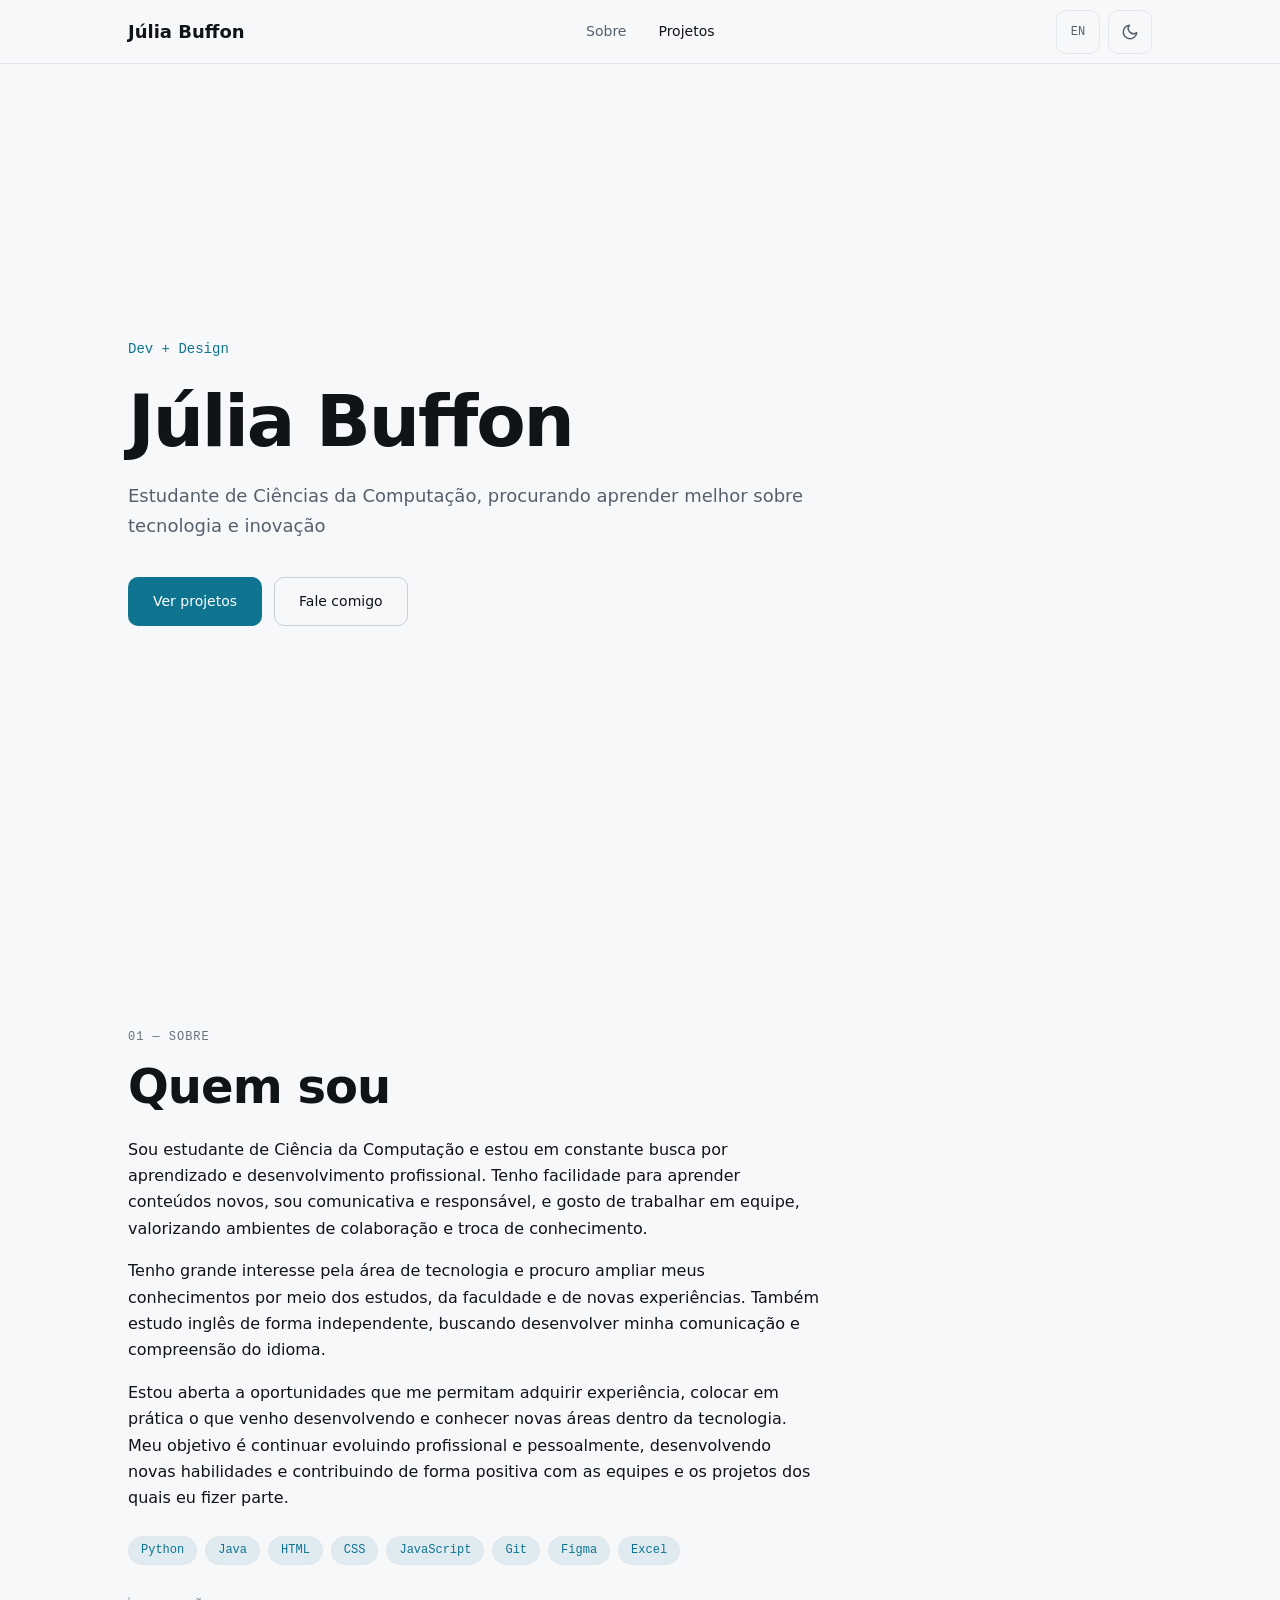
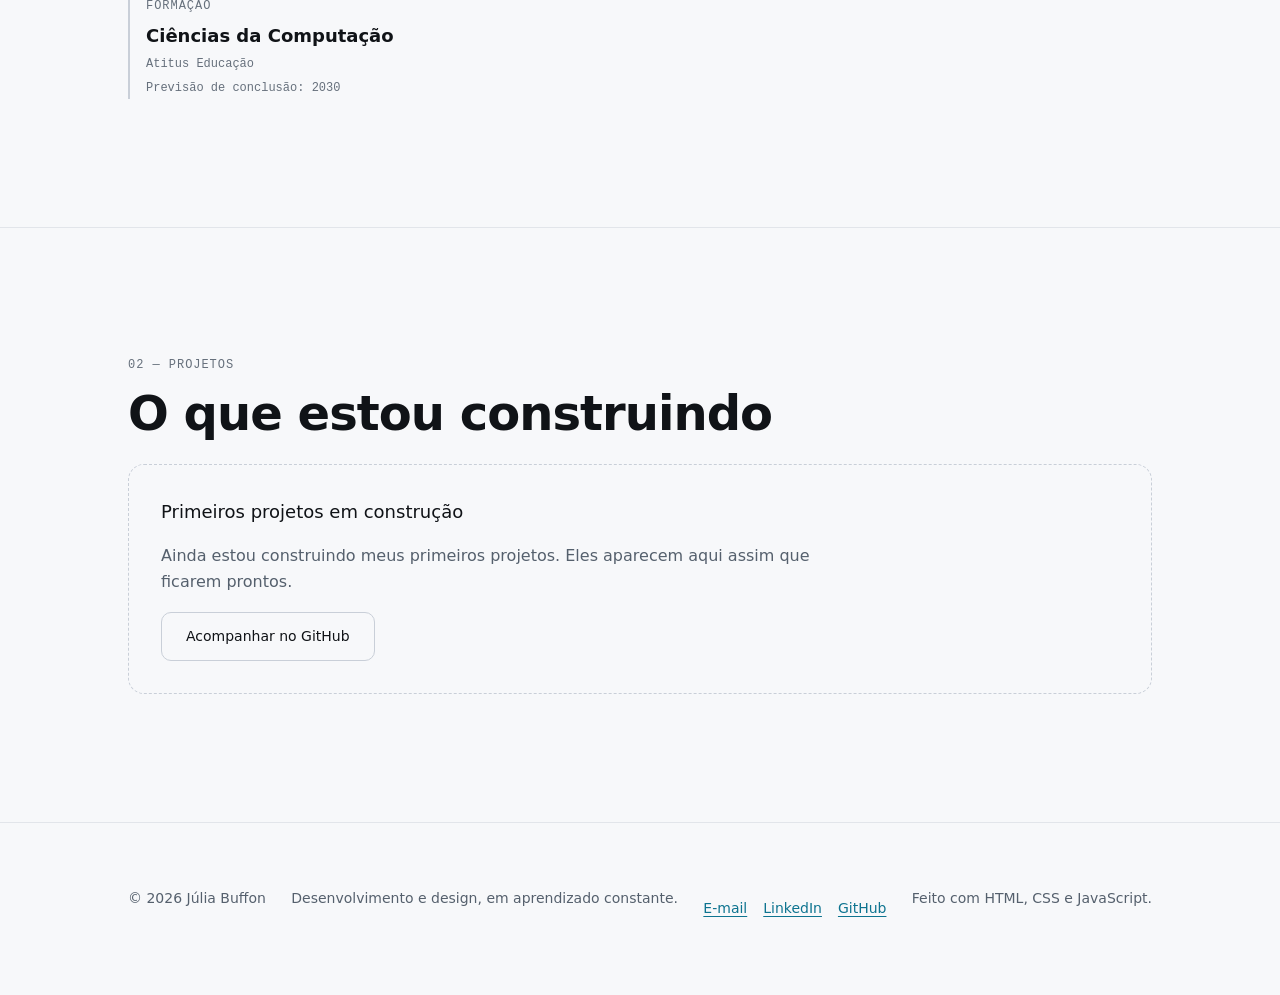
<file: index.html>
<!DOCTYPE html>
<html lang="pt-BR" data-theme="dark">
<head>
  <meta charset="utf-8">
  <meta name="viewport" content="width=device-width, initial-scale=1">

  <title>Júlia Buffon — Estudante de Ciência da Computação e Design</title>
  <meta name="description" content="Portfólio de Júlia Buffon, estudante de Ciência da Computação e design.">
  <link rel="canonical" href="https://buffoneu12.github.io/">

  <meta name="theme-color" content="#0B0D10">
  <meta name="color-scheme" content="dark light">

  <meta property="og:type" content="website">
  <meta property="og:title" content="Júlia Buffon — Estudante de Ciência da Computação e Design">
  <meta property="og:description" content="Portfólio de Júlia Buffon, estudante de Ciência da Computação e design.">
  <meta property="og:url" content="https://buffoneu12.github.io/">
  <meta property="og:locale" content="pt_BR">
  <meta property="og:image" content="https://buffoneu12.github.io/assets/img/og.png">
  <meta property="og:image:width" content="1200">
  <meta property="og:image:height" content="630">
  <meta name="twitter:card" content="summary_large_image">

  <script type="application/ld+json">
    {
      "@context": "https://schema.org",
      "@type": "Person",
      "name": "Júlia Buffon",
      "jobTitle": "Estudante de Ciência da Computação",
      "url": "https://buffoneu12.github.io/",
      "sameAs": [
        "https://github.com/Buffoneu12",
        "https://www.linkedin.com/in/juliabuffon"
      ],
      "affiliation": {
        "@type": "CollegeOrUniversity",
        "name": "Atitus Educação"
      }
    }
  </script>

  <link rel="icon" href="assets/img/favicon.svg" type="image/svg+xml">

  <script>
    try {
      var t = localStorage.getItem('jb-theme');
      if (!t) t = matchMedia('(prefers-color-scheme: light)').matches ? 'light' : 'dark';
      document.documentElement.dataset.theme = t;
    } catch (e) {}
  </script>

  <link rel="stylesheet" href="assets/css/tokens.css">
  <link rel="stylesheet" href="assets/css/base.css">
  <link rel="stylesheet" href="assets/css/layout.css">
  <link rel="stylesheet" href="assets/css/components.css">
</head>
<body>
  <a class="skip-link" href="#conteudo" data-i18n="a11y.skip">Pular para o conteúdo</a>

  <header class="site-header">
    <div class="site-header__inner container">
      <a class="brand" href="/">Júlia Buffon</a>

      <nav class="nav" aria-label="Navegação principal" data-i18n-attr="aria-label:nav.label">
        <a class="nav__link" href="#sobre" data-i18n="nav.about">Sobre</a>
        <a class="nav__link" href="#projetos" data-i18n="nav.projects">Projetos</a>
      </nav>

      <div class="controls">
        <button class="control-btn" id="lang-toggle" type="button"
                aria-label="EN — Mudar para inglês" data-i18n-attr="aria-label:lang.switch">EN</button>
        <button class="control-btn" id="theme-toggle" type="button"
                aria-label="Mudar para tema claro" data-i18n-attr="aria-label:theme.toLight">
          <svg class="icon-sun" width="18" height="18" viewBox="0 0 24 24" fill="none" stroke="currentColor" stroke-width="2" stroke-linecap="round" aria-hidden="true" hidden>
            <circle cx="12" cy="12" r="4"/><path d="M12 2v2M12 20v2M4.9 4.9l1.4 1.4M17.7 17.7l1.4 1.4M2 12h2M20 12h2M4.9 19.1l1.4-1.4M17.7 6.3l1.4-1.4"/>
          </svg>
          <svg class="icon-moon" width="18" height="18" viewBox="0 0 24 24" fill="none" stroke="currentColor" stroke-width="2" stroke-linecap="round" stroke-linejoin="round" aria-hidden="true">
            <path d="M21 12.8A9 9 0 1 1 11.2 3a7 7 0 0 0 9.8 9.8Z"/>
          </svg>
        </button>
      </div>
    </div>
  </header>

  <main id="conteudo">
    <section class="hero container" id="inicio">
      <p class="hero__role" data-i18n="hero.role">Dev + Design</p>
      <h1 class="hero__name">Júlia Buffon</h1>
      <p class="hero__tagline" data-i18n="hero.tagline">Estudante de Ciências da Computação, procurando aprender melhor sobre tecnologia e inovação</p>
      <div class="hero__actions">
        <a class="btn btn--primary" href="#projetos" data-i18n="hero.cta.primary">Ver projetos</a>
        <a class="btn btn--ghost" href="https://mail.google.com/mail/?view=cm&fs=1&to=juliabuffon7@gmail.com" target="_blank" rel="noopener noreferrer" data-i18n="hero.cta.secondary">Fale comigo</a>
      </div>
    </section>

    <section class="section" id="sobre">
      <div class="container">
        <p class="section__label" data-i18n="about.label">01 — Sobre</p>
        <h2 class="section__title" data-i18n="about.title">Quem sou</h2>
        <div class="about__text">
          <p data-i18n="about.body.1">Sou estudante de Ciência da Computação e estou em constante busca por aprendizado e desenvolvimento profissional. Tenho facilidade para aprender conteúdos novos, sou comunicativa e responsável, e gosto de trabalhar em equipe, valorizando ambientes de colaboração e troca de conhecimento.</p>
          <p data-i18n="about.body.2">Tenho grande interesse pela área de tecnologia e procuro ampliar meus conhecimentos por meio dos estudos, da faculdade e de novas experiências. Também estudo inglês de forma independente, buscando desenvolver minha comunicação e compreensão do idioma.</p>
          <p data-i18n="about.body.3">Estou aberta a oportunidades que me permitam adquirir experiência, colocar em prática o que venho desenvolvendo e conhecer novas áreas dentro da tecnologia. Meu objetivo é continuar evoluindo profissional e pessoalmente, desenvolvendo novas habilidades e contribuindo de forma positiva com as equipes e os projetos dos quais eu fizer parte.</p>
        </div>

        <ul class="stack">
          <li class="chip">Python</li>
          <li class="chip">Java</li>
          <li class="chip">HTML</li>
          <li class="chip">CSS</li>
          <li class="chip">JavaScript</li>
          <li class="chip">Git</li>
          <li class="chip">Figma</li>
          <li class="chip">Excel</li>
        </ul>

        <div class="edu">
          <p class="section__label" data-i18n="about.education.label">Formação</p>
          <p class="edu__course" data-i18n="about.education.course">Ciências da Computação</p>
          <p class="edu__meta" data-i18n="about.education.institution">Atitus Educação</p>
          <p class="edu__meta" data-i18n="about.education.period">Previsão de conclusão: 2030</p>
        </div>
      </div>
    </section>

    <section class="section" id="projetos">
      <div class="container">
        <p class="section__label" data-i18n="projects.label">02 — Projetos</p>
        <h2 class="section__title" data-i18n="projects.title">O que estou construindo</h2>

        <div class="projects__empty">
          <p class="projects__empty-title" data-i18n="projects.empty.title">Primeiros projetos em construção</p>
          <p data-i18n="projects.empty.text">Ainda estou construindo meus primeiros projetos. Eles aparecem aqui assim que ficarem prontos.</p>
          <a class="btn btn--ghost" href="https://github.com/Buffoneu12" rel="noopener"
             data-i18n="projects.empty.cta">Acompanhar no GitHub</a>
        </div>

        <div class="projects__grid" hidden></div>
      </div>
    </section>
  </main>

  <footer class="site-footer">
    <div class="site-footer__inner container">
      <p>© <span id="ano">2026</span> Júlia Buffon</p>
      <p data-i18n="footer.tagline">Desenvolvimento e design, em aprendizado constante.</p>
      <div class="footer__links">
        <a href="https://mail.google.com/mail/?view=cm&fs=1&to=juliabuffon7@gmail.com" rel="noopener noreferrer" target="_blank">E-mail</a>
        <a href="https://www.linkedin.com/in/juliabuffon" rel="noopener" target="_blank">LinkedIn</a>
        <a href="https://github.com/Buffoneu12" rel="noopener" target="_blank">GitHub</a>
      </div>
      <p data-i18n="footer.built">Feito com HTML, CSS e JavaScript.</p>
    </div>
  </footer>

  <script type="module" src="assets/js/main.js"></script>
</body>
</html>
</file>
<file: assets/css/tokens.css>
:root {
  color-scheme: dark;
  --bg: #0B0D10;
  --bg-elevated: #12161B;
  --surface: #171C22;
  --surface-hover: #1D232B;
  --border: #232A32;
  --border-strong: #2F3945;
  --text: #E6E8EB;
  --text-muted: #9BA6B2;
  --text-faint: #7C8794;
  --accent: #22D3EE;
  --accent-contrast: #0B0D10;
  --accent-soft: rgba(34, 211, 238, 0.12);
  --danger: #F87171;

  --font-sans: system-ui, -apple-system, "Segoe UI", Roboto, sans-serif;
  --font-mono: ui-monospace, "Cascadia Code", "SFMono-Regular", Consolas, monospace;

  --fs-xs: 0.75rem;
  --fs-sm: 0.875rem;
  --fs-base: 1rem;
  --fs-lg: 1.125rem;
  --fs-xl: clamp(1.5rem, 4vw, 2rem);
  --fs-2xl: clamp(2rem, 6vw, 3rem);
  --fs-hero: clamp(2.5rem, 9vw, 4.5rem);

  --space-1: 4px;
  --space-2: 8px;
  --space-3: 12px;
  --space-4: 16px;
  --space-5: 24px;
  --space-6: 32px;
  --space-7: 48px;
  --space-8: 64px;
  --space-9: 96px;
  --space-10: 128px;

  --radius-sm: 6px;
  --radius-md: 10px;
  --radius-lg: 16px;
  --radius-full: 999px;

  --dur-fast: 150ms;
  --dur-base: 220ms;
  --ease: cubic-bezier(0.2, 0.8, 0.2, 1);

  --container: 1120px;
  --header-h: 64px;
}

[data-theme="light"] {
  color-scheme: light;
  --bg: #F7F8FA;
  --bg-elevated: #FFFFFF;
  --surface: #FFFFFF;
  --surface-hover: #F1F3F6;
  --border: #E2E5EA;
  --border-strong: #C9CFD8;
  --text: #101317;
  --text-muted: #55606D;
  --text-faint: #66707C;
  --accent: #0E7490;
  --accent-contrast: #FFFFFF;
  --accent-soft: rgba(14, 116, 144, 0.10);
}
</file>
<file: assets/css/base.css>
*,
*::before,
*::after {
  box-sizing: border-box;
}

* {
  margin: 0;
}

html {
  scroll-behavior: smooth;
  -webkit-text-size-adjust: 100%;
}

body {
  background: var(--bg);
  color: var(--text);
  font-family: var(--font-sans);
  font-size: var(--fs-base);
  line-height: 1.65;
  padding-top: var(--header-h);
  -webkit-font-smoothing: antialiased;
}

img,
svg,
video {
  display: block;
  max-width: 100%;
  height: auto;
}

[hidden] {
  display: none !important;
}

h1,
h2,
h3 {
  line-height: 1.1;
  letter-spacing: -0.02em;
  font-weight: 600;
  text-wrap: balance;
}

p {
  max-width: 68ch;
}

a {
  color: var(--accent);
  text-underline-offset: 3px;
}

:focus-visible {
  outline: 2px solid var(--accent);
  outline-offset: 3px;
  border-radius: var(--radius-sm);
}

.container {
  width: 100%;
  max-width: var(--container);
  margin-inline: auto;
  padding-inline: var(--space-5);
}

@media (min-width: 768px) {
  .container {
    padding-inline: var(--space-7);
  }
}

.sr-only {
  position: absolute;
  width: 1px;
  height: 1px;
  padding: 0;
  overflow: hidden;
  clip-path: inset(50%);
  white-space: nowrap;
  border: 0;
}

.skip-link {
  position: fixed;
  top: -100px;
  left: var(--space-4);
  z-index: 200;
  background: var(--accent);
  color: var(--accent-contrast);
  padding: var(--space-2) var(--space-4);
  border-radius: var(--radius-md);
  text-decoration: none;
  font-size: var(--fs-sm);
  transition: top var(--dur-fast) var(--ease);
}

.skip-link:focus {
  top: var(--space-4);
}

@media (prefers-reduced-motion: reduce) {
  html {
    scroll-behavior: auto;
  }

  *,
  *::before,
  *::after {
    animation-duration: 0.01ms !important;
    animation-iteration-count: 1 !important;
    transition-duration: 0.01ms !important;
  }
}
</file>
<file: assets/css/layout.css>
.site-header {
  position: fixed;
  inset: 0 0 auto 0;
  height: var(--header-h);
  z-index: 100;
  background: color-mix(in srgb, var(--bg) 85%, transparent);
  backdrop-filter: blur(12px);
  border-bottom: 1px solid var(--border);
}

.site-header__inner {
  display: flex;
  align-items: center;
  justify-content: space-between;
  gap: var(--space-4);
  height: 100%;
}

.brand {
  font-weight: 600;
  color: var(--text);
  text-decoration: none;
  font-size: var(--fs-lg);
  white-space: nowrap;
}

.nav {
  display: flex;
  gap: var(--space-4);
}

.nav__link {
  color: var(--text-muted);
  text-decoration: none;
  font-size: var(--fs-sm);
  padding: var(--space-2);
}

.nav__link:hover {
  color: var(--text);
}

.nav__link[aria-current="true"] {
  color: var(--text);
}

@media (max-width: 479px) {
  .nav {
    display: none;
  }
}

.controls {
  display: flex;
  gap: var(--space-2);
}

.hero {
  padding-block: var(--space-9);
  display: flex;
  flex-direction: column;
  justify-content: center;
  gap: var(--space-5);
}

@media (min-width: 768px) {
  .hero {
    min-height: calc(100svh - var(--header-h));
  }
}

.section {
  padding-block: var(--space-9);
}

@media (min-width: 768px) {
  .section {
    padding-block: var(--space-10);
  }
}

.section + .section {
  border-top: 1px solid var(--border);
}

.projects__grid {
  display: grid;
  gap: var(--space-5);
  grid-template-columns: 1fr;
}

@media (min-width: 640px) {
  .projects__grid {
    grid-template-columns: repeat(2, 1fr);
  }
}

@media (min-width: 1024px) {
  .projects__grid {
    grid-template-columns: repeat(3, 1fr);
  }

  .card--destaque {
    grid-column: span 2;
  }
}
</file>
<file: assets/css/components.css>
.btn {
  display: inline-flex;
  align-items: center;
  justify-content: center;
  gap: var(--space-2);
  min-height: 44px;
  padding: var(--space-3) var(--space-5);
  border: 1px solid transparent;
  border-radius: var(--radius-md);
  font-size: var(--fs-sm);
  font-weight: 500;
  text-decoration: none;
  transition:
    background var(--dur-fast) var(--ease),
    border-color var(--dur-fast) var(--ease),
    transform var(--dur-fast) var(--ease);
}

.btn--primary {
  background: var(--accent);
  color: var(--accent-contrast);
}

.btn--primary:hover {
  transform: translateY(-1px);
}

.btn--ghost {
  border-color: var(--border-strong);
  color: var(--text);
}

.btn--ghost:hover {
  border-color: var(--accent);
  color: var(--accent);
}

.control-btn {
  display: inline-flex;
  align-items: center;
  justify-content: center;
  width: 44px;
  height: 44px;
  border: 1px solid var(--border);
  border-radius: var(--radius-md);
  background: transparent;
  color: var(--text-muted);
  font-family: var(--font-mono);
  font-size: var(--fs-xs);
  cursor: pointer;
  transition:
    border-color var(--dur-fast) var(--ease),
    color var(--dur-fast) var(--ease);
}

.control-btn:hover {
  border-color: var(--border-strong);
  color: var(--text);
}

.section__label {
  font-family: var(--font-mono);
  font-size: var(--fs-xs);
  color: var(--text-faint);
  text-transform: uppercase;
  letter-spacing: 0.08em;
  margin-bottom: var(--space-3);
}

.section__title {
  font-size: var(--fs-2xl);
  margin-bottom: var(--space-5);
}

.hero__name {
  font-size: var(--fs-hero);
  line-height: 1;
  letter-spacing: -0.03em;
}

.hero__role {
  font-family: var(--font-mono);
  font-size: var(--fs-sm);
  color: var(--accent);
}

.hero__tagline {
  font-size: var(--fs-lg);
  color: var(--text-muted);
  max-width: 60ch;
}

.hero__actions {
  display: flex;
  flex-wrap: wrap;
  gap: var(--space-3);
  margin-top: var(--space-3);
}

.chip {
  display: inline-flex;
  align-items: center;
  padding: var(--space-1) var(--space-3);
  border-radius: var(--radius-full);
  background: var(--accent-soft);
  border: 1px solid var(--border);
  color: var(--accent);
  font-family: var(--font-mono);
  font-size: var(--fs-xs);
}

.stack {
  display: flex;
  flex-wrap: wrap;
  gap: var(--space-2);
  margin-top: var(--space-5);
  list-style: none;
  padding: 0;
}

.about__text {
  display: flex;
  flex-direction: column;
  gap: var(--space-4);
}

.edu {
  display: flex;
  flex-direction: column;
  gap: var(--space-1);
  margin-top: var(--space-6);
  padding-left: var(--space-4);
  border-left: 2px solid var(--border-strong);
}

.edu .section__label {
  margin-bottom: 0;
}

.edu__course {
  font-size: var(--fs-lg);
  font-weight: 600;
}

.edu__meta {
  font-family: var(--font-mono);
  font-size: var(--fs-xs);
  color: var(--text-faint);
}

.card {
  display: flex;
  flex-direction: column;
  background: var(--surface);
  border: 1px solid var(--border);
  border-radius: var(--radius-lg);
  overflow: hidden;
  transition:
    border-color var(--dur-base) var(--ease),
    background var(--dur-base) var(--ease),
    transform var(--dur-base) var(--ease);
}

.card:hover {
  border-color: var(--border-strong);
  background: var(--surface-hover);
  transform: translateY(-2px);
}

.card__media {
  aspect-ratio: 16 / 9;
  background: var(--bg-elevated);
}

.card__monogram {
  display: flex;
  align-items: center;
  justify-content: center;
  height: 100%;
  font-family: var(--font-mono);
  font-size: var(--fs-2xl);
  letter-spacing: 0.08em;
  color: var(--border-strong);
  max-width: none;
}

.card__body {
  padding: var(--space-5);
  display: flex;
  flex-direction: column;
  gap: var(--space-3);
}

.card__title {
  font-size: var(--fs-lg);
}

.card__summary {
  color: var(--text-muted);
  font-size: var(--fs-sm);
}

.card__meta {
  font-family: var(--font-mono);
  font-size: var(--fs-xs);
  color: var(--text-faint);
}

.card__links {
  display: flex;
  flex-wrap: wrap;
  gap: var(--space-4);
  margin-top: auto;
  padding-top: var(--space-3);
  font-family: var(--font-mono);
  font-size: var(--fs-xs);
}

.card--empty {
  border-style: dashed;
  border-color: var(--border-strong);
  background: transparent;
}

.card--empty:hover {
  border-color: var(--border-strong);
  background: transparent;
  transform: none;
}

.projects__empty {
  display: flex;
  flex-direction: column;
  align-items: flex-start;
  gap: var(--space-4);
  padding: var(--space-6);
  border: 1px dashed var(--border-strong);
  border-radius: var(--radius-lg);
}

.projects__empty p {
  color: var(--text-muted);
}

.projects__empty .projects__empty-title {
  color: var(--text);
  font-size: var(--fs-lg);
}

.site-footer {
  border-top: 1px solid var(--border);
  padding-block: var(--space-8);
  color: var(--text-muted);
  font-size: var(--fs-sm);
}

.site-footer__inner {
  display: flex;
  flex-wrap: wrap;
  justify-content: space-between;
  gap: var(--space-5);
}

.site-footer p {
  max-width: none;
}

.footer__links {
  display: flex;
  flex-wrap: wrap;
  gap: var(--space-4);
}

.footer__links a {
  min-height: 44px;
  display: inline-flex;
  align-items: center;
}

[data-reveal] {
  opacity: 0;
  transform: translateY(8px);
  transition:
    opacity var(--dur-base) var(--ease),
    transform var(--dur-base) var(--ease);
}

[data-reveal].is-visible {
  opacity: 1;
  transform: none;
}
</file>
